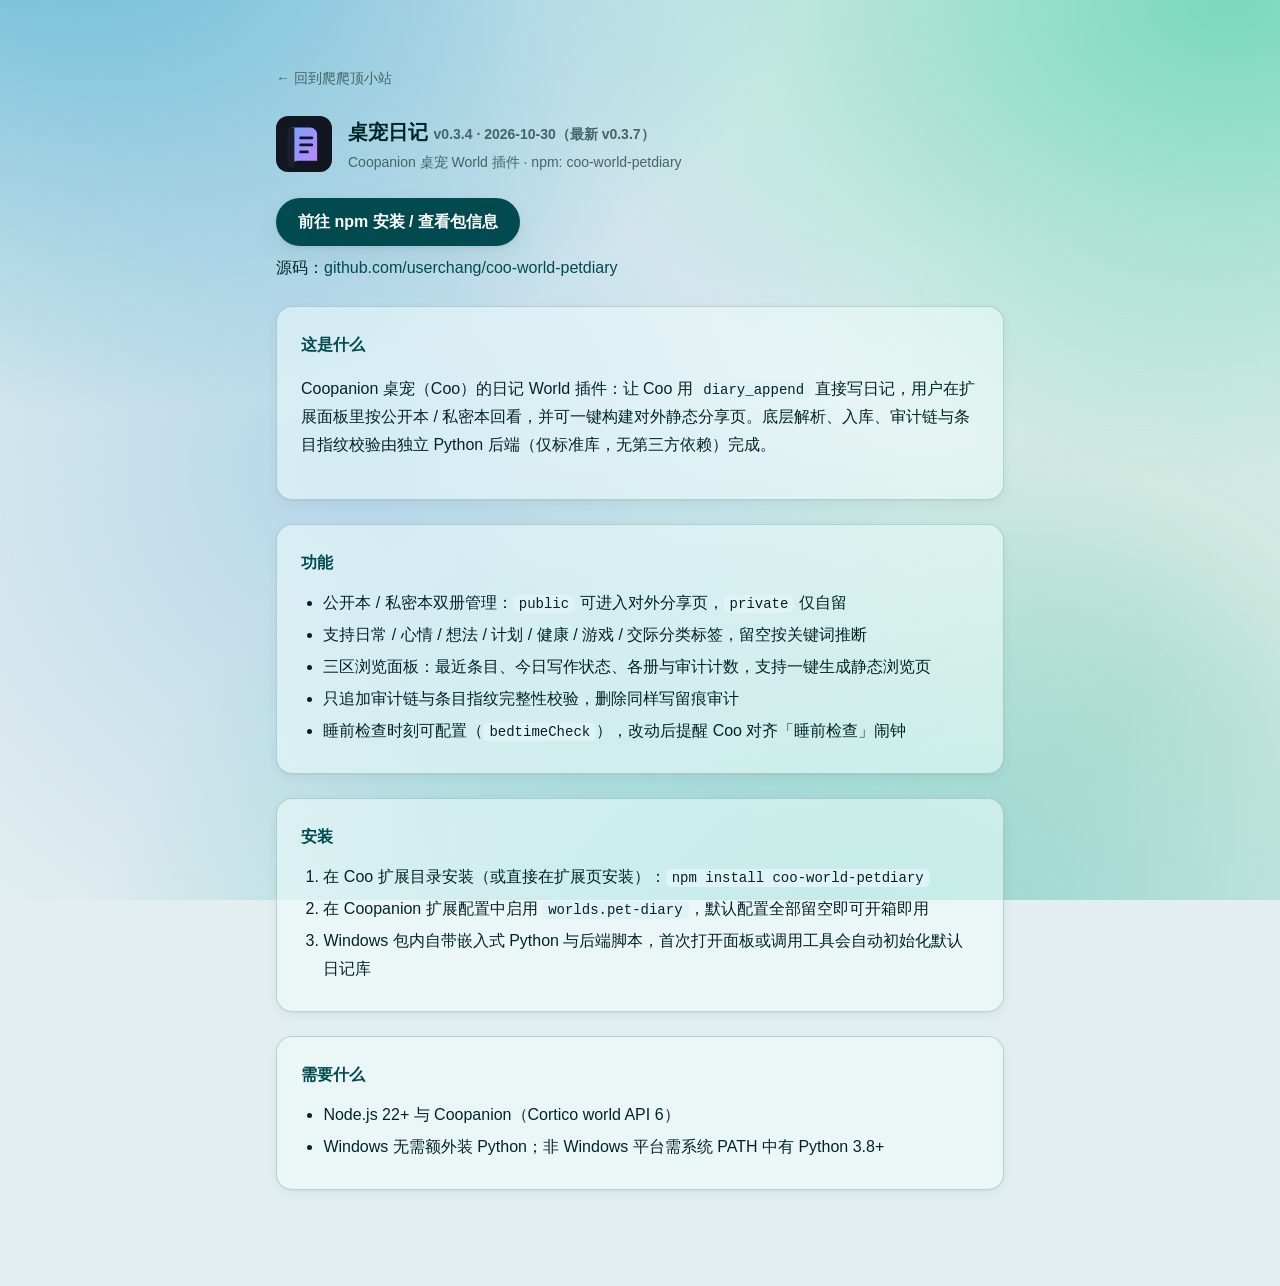
<file: plugins/coo-world-petdiary/index.html>
<!DOCTYPE html>
<html lang="zh-CN">
<head>
<meta charset="UTF-8">
<meta name="viewport" content="width=device-width, initial-scale=1">
<title>桌宠日记 · 爬爬顶小站</title>
<meta name="description" content="桌宠日记 —— Coopanion 桌宠的日记 World 插件：公开/私密双日记本、分类、浏览页、审计链与睡前检查闹钟对齐。">
<link rel="stylesheet" href="../../assets/css/style.css">
<style>
  .plugin-page { max-width: 760px; margin: 0 auto; padding: var(--s8) var(--s4) var(--s9); }
  .plugin-head { display: flex; align-items: center; gap: var(--s4); margin-bottom: var(--s5); }
  .plugin-head img { width: 56px; height: 56px; }
  .plugin-head h1 { font-family: var(--font-display); font-size: var(--text-lg); margin: 0; }
  .plugin-head .sub { color: var(--ink-3); font-size: var(--text-sm); }
  .dl {
    display: inline-block; padding: 10px 22px; border-radius: 999px;
    background: var(--accent-deep); color: #fff; font-weight: 600;
    box-shadow: var(--elev-2); transition: transform .2s var(--ease), box-shadow .2s var(--ease);
  }
  .dl:hover { transform: translateY(-2px); box-shadow: var(--elev-3); }
  .plugin-page section { background: var(--surface); border: 1px solid var(--line); border-radius: 16px;
    padding: var(--s5); margin-top: var(--s5); box-shadow: var(--elev-1); }
  .plugin-page h2 { font-size: 1rem; margin: 0 0 var(--s3); color: var(--accent-deep); }
  .plugin-page ul, .plugin-page ol { margin: 0; padding-left: 1.4em; }
  .plugin-page li { margin-bottom: var(--s1); }
  .plugin-page code { background: oklch(95% 0.02 200); border-radius: 6px; padding: 1px 6px;
    font-size: var(--text-sm); }
  .back { display: inline-block; margin-bottom: var(--s5); color: var(--ink-3); font-size: var(--text-sm); }
  .back:hover { color: var(--accent-deep); }
</style>
</head>
<body>
<main class="plugin-page">
  <a class="back" href="/">← 回到爬爬顶小站</a>

  <div class="plugin-head">
    <img src="icon.svg" alt="桌宠日记图标">
    <div>
      <h1>桌宠日记 <span class="sub">v0.3.4 · 2026-10-30（最新 v0.3.7）</span></h1>
      <div class="sub">Coopanion 桌宠 World 插件 · npm: coo-world-petdiary</div>
    </div>
  </div>

  <a class="dl" href="https://www.npmjs.com/package/coo-world-petdiary" target="_blank" rel="noopener">前往 npm 安装 / 查看包信息</a>
  <p class="sub" style="margin-top:var(--s2)">源码：<a href="https://github.com/userchang/coo-world-petdiary" target="_blank" rel="noopener" style="color:var(--accent-deep)">github.com/userchang/coo-world-petdiary</a></p>

  <section>
    <h2>这是什么</h2>
    <p>Coopanion 桌宠（Coo）的日记 World 插件：让 Coo 用 <code>diary_append</code> 直接写日记，用户在扩展面板里按公开本 / 私密本回看，并可一键构建对外静态分享页。底层解析、入库、审计链与条目指纹校验由独立 Python 后端（仅标准库，无第三方依赖）完成。</p>
  </section>

  <section>
    <h2>功能</h2>
    <ul>
      <li>公开本 / 私密本双册管理：<code>public</code> 可进入对外分享页，<code>private</code> 仅自留</li>
      <li>支持日常 / 心情 / 想法 / 计划 / 健康 / 游戏 / 交际分类标签，留空按关键词推断</li>
      <li>三区浏览面板：最近条目、今日写作状态、各册与审计计数，支持一键生成静态浏览页</li>
      <li>只追加审计链与条目指纹完整性校验，删除同样写留痕审计</li>
      <li>睡前检查时刻可配置（<code>bedtimeCheck</code>），改动后提醒 Coo 对齐「睡前检查」闹钟</li>
    </ul>
  </section>

  <section>
    <h2>安装</h2>
    <ol>
      <li>在 Coo 扩展目录安装（或直接在扩展页安装）：<code>npm install coo-world-petdiary</code></li>
      <li>在 Coopanion 扩展配置中启用 <code>worlds.pet-diary</code>，默认配置全部留空即可开箱即用</li>
      <li>Windows 包内自带嵌入式 Python 与后端脚本，首次打开面板或调用工具会自动初始化默认日记库</li>
    </ol>
  </section>

  <section>
    <h2>需要什么</h2>
    <ul>
      <li>Node.js 22+ 与 Coopanion（Cortico world API 6）</li>
      <li>Windows 无需额外装 Python；非 Windows 平台需系统 PATH 中有 Python 3.8+</li>
    </ul>
  </section>
</main>
</body>
</html>
</file>
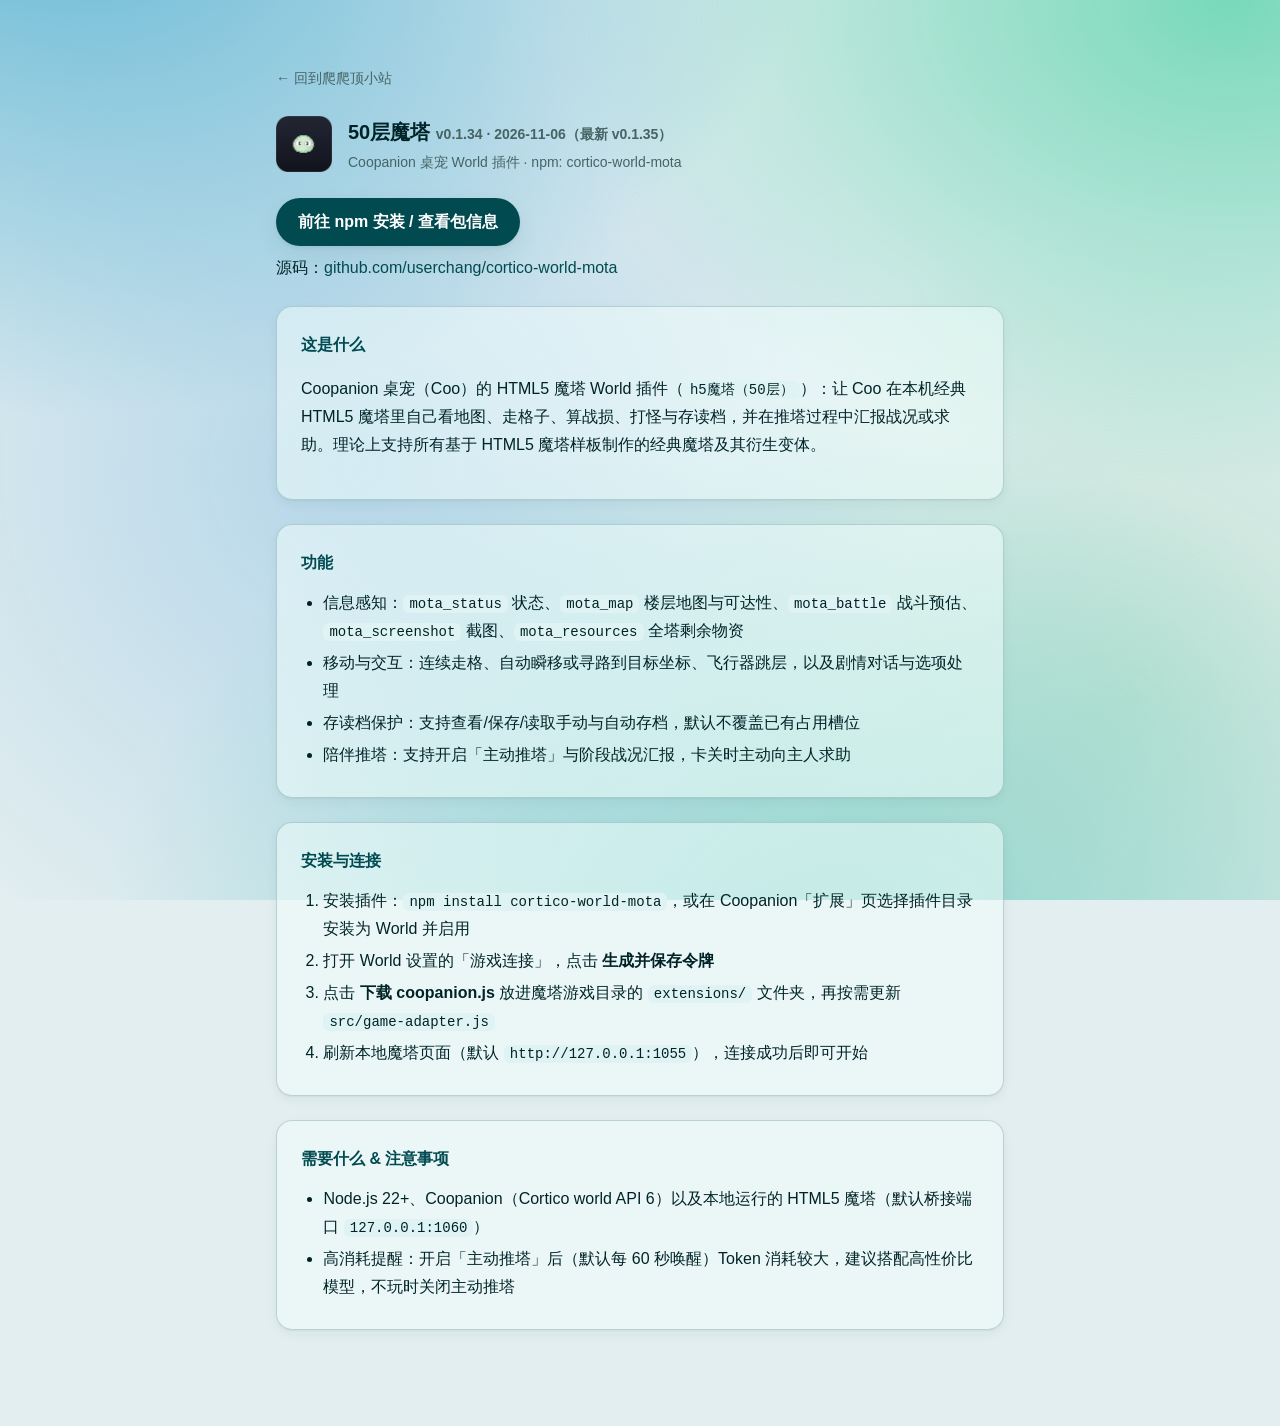
<file: plugins/cortico-world-mota/index.html>
<!DOCTYPE html>
<html lang="zh-CN">
<head>
<meta charset="UTF-8">
<meta name="viewport" content="width=device-width, initial-scale=1">
<title>50层魔塔 · 爬爬顶小站</title>
<meta name="description" content="50层魔塔 —— Coopanion 桌宠的 HTML5 魔塔 World 插件：让桌宠自主游玩经典 50 层魔塔并汇报战况。">
<link rel="stylesheet" href="../../assets/css/style.css">
<style>
  .plugin-page { max-width: 760px; margin: 0 auto; padding: var(--s8) var(--s4) var(--s9); }
  .plugin-head { display: flex; align-items: center; gap: var(--s4); margin-bottom: var(--s5); }
  .plugin-head img { width: 56px; height: 56px; }
  .plugin-head h1 { font-family: var(--font-display); font-size: var(--text-lg); margin: 0; }
  .plugin-head .sub { color: var(--ink-3); font-size: var(--text-sm); }
  .dl {
    display: inline-block; padding: 10px 22px; border-radius: 999px;
    background: var(--accent-deep); color: #fff; font-weight: 600;
    box-shadow: var(--elev-2); transition: transform .2s var(--ease), box-shadow .2s var(--ease);
  }
  .dl:hover { transform: translateY(-2px); box-shadow: var(--elev-3); }
  .plugin-page section { background: var(--surface); border: 1px solid var(--line); border-radius: 16px;
    padding: var(--s5); margin-top: var(--s5); box-shadow: var(--elev-1); }
  .plugin-page h2 { font-size: 1rem; margin: 0 0 var(--s3); color: var(--accent-deep); }
  .plugin-page ul, .plugin-page ol { margin: 0; padding-left: 1.4em; }
  .plugin-page li { margin-bottom: var(--s1); }
  .plugin-page code { background: oklch(95% 0.02 200); border-radius: 6px; padding: 1px 6px;
    font-size: var(--text-sm); }
  .back { display: inline-block; margin-bottom: var(--s5); color: var(--ink-3); font-size: var(--text-sm); }
  .back:hover { color: var(--accent-deep); }
</style>
</head>
<body>
<main class="plugin-page">
  <a class="back" href="/">← 回到爬爬顶小站</a>

  <div class="plugin-head">
    <img src="icon.png" alt="50层魔塔图标">
    <div>
      <h1>50层魔塔 <span class="sub">v0.1.34 · 2026-11-06（最新 v0.1.35）</span></h1>
      <div class="sub">Coopanion 桌宠 World 插件 · npm: cortico-world-mota</div>
    </div>
  </div>

  <a class="dl" href="https://www.npmjs.com/package/cortico-world-mota" target="_blank" rel="noopener">前往 npm 安装 / 查看包信息</a>
  <p class="sub" style="margin-top:var(--s2)">源码：<a href="https://github.com/userchang/cortico-world-mota" target="_blank" rel="noopener" style="color:var(--accent-deep)">github.com/userchang/cortico-world-mota</a></p>

  <section>
    <h2>这是什么</h2>
    <p>Coopanion 桌宠（Coo）的 HTML5 魔塔 World 插件（<code>h5魔塔（50层）</code>）：让 Coo 在本机经典 HTML5 魔塔里自己看地图、走格子、算战损、打怪与存读档，并在推塔过程中汇报战况或求助。理论上支持所有基于 HTML5 魔塔样板制作的经典魔塔及其衍生变体。</p>
  </section>

  <section>
    <h2>功能</h2>
    <ul>
      <li>信息感知：<code>mota_status</code> 状态、<code>mota_map</code> 楼层地图与可达性、<code>mota_battle</code> 战斗预估、<code>mota_screenshot</code> 截图、<code>mota_resources</code> 全塔剩余物资</li>
      <li>移动与交互：连续走格、自动瞬移或寻路到目标坐标、飞行器跳层，以及剧情对话与选项处理</li>
      <li>存读档保护：支持查看/保存/读取手动与自动存档，默认不覆盖已有占用槽位</li>
      <li>陪伴推塔：支持开启「主动推塔」与阶段战况汇报，卡关时主动向主人求助</li>
    </ul>
  </section>

  <section>
    <h2>安装与连接</h2>
    <ol>
      <li>安装插件：<code>npm install cortico-world-mota</code>，或在 Coopanion「扩展」页选择插件目录安装为 World 并启用</li>
      <li>打开 World 设置的「游戏连接」，点击 <strong>生成并保存令牌</strong></li>
      <li>点击 <strong>下载 coopanion.js</strong> 放进魔塔游戏目录的 <code>extensions/</code> 文件夹，再按需更新 <code>src/game-adapter.js</code></li>
      <li>刷新本地魔塔页面（默认 <code>http://127.0.0.1:1055</code>），连接成功后即可开始</li>
    </ol>
  </section>

  <section>
    <h2>需要什么 &amp; 注意事项</h2>
    <ul>
      <li>Node.js 22+、Coopanion（Cortico world API 6）以及本地运行的 HTML5 魔塔（默认桥接端口 <code>127.0.0.1:1060</code>）</li>
      <li>高消耗提醒：开启「主动推塔」后（默认每 60 秒唤醒）Token 消耗较大，建议搭配高性价比模型，不玩时关闭主动推塔</li>
    </ul>
  </section>
</main>
</body>
</html>
</file>
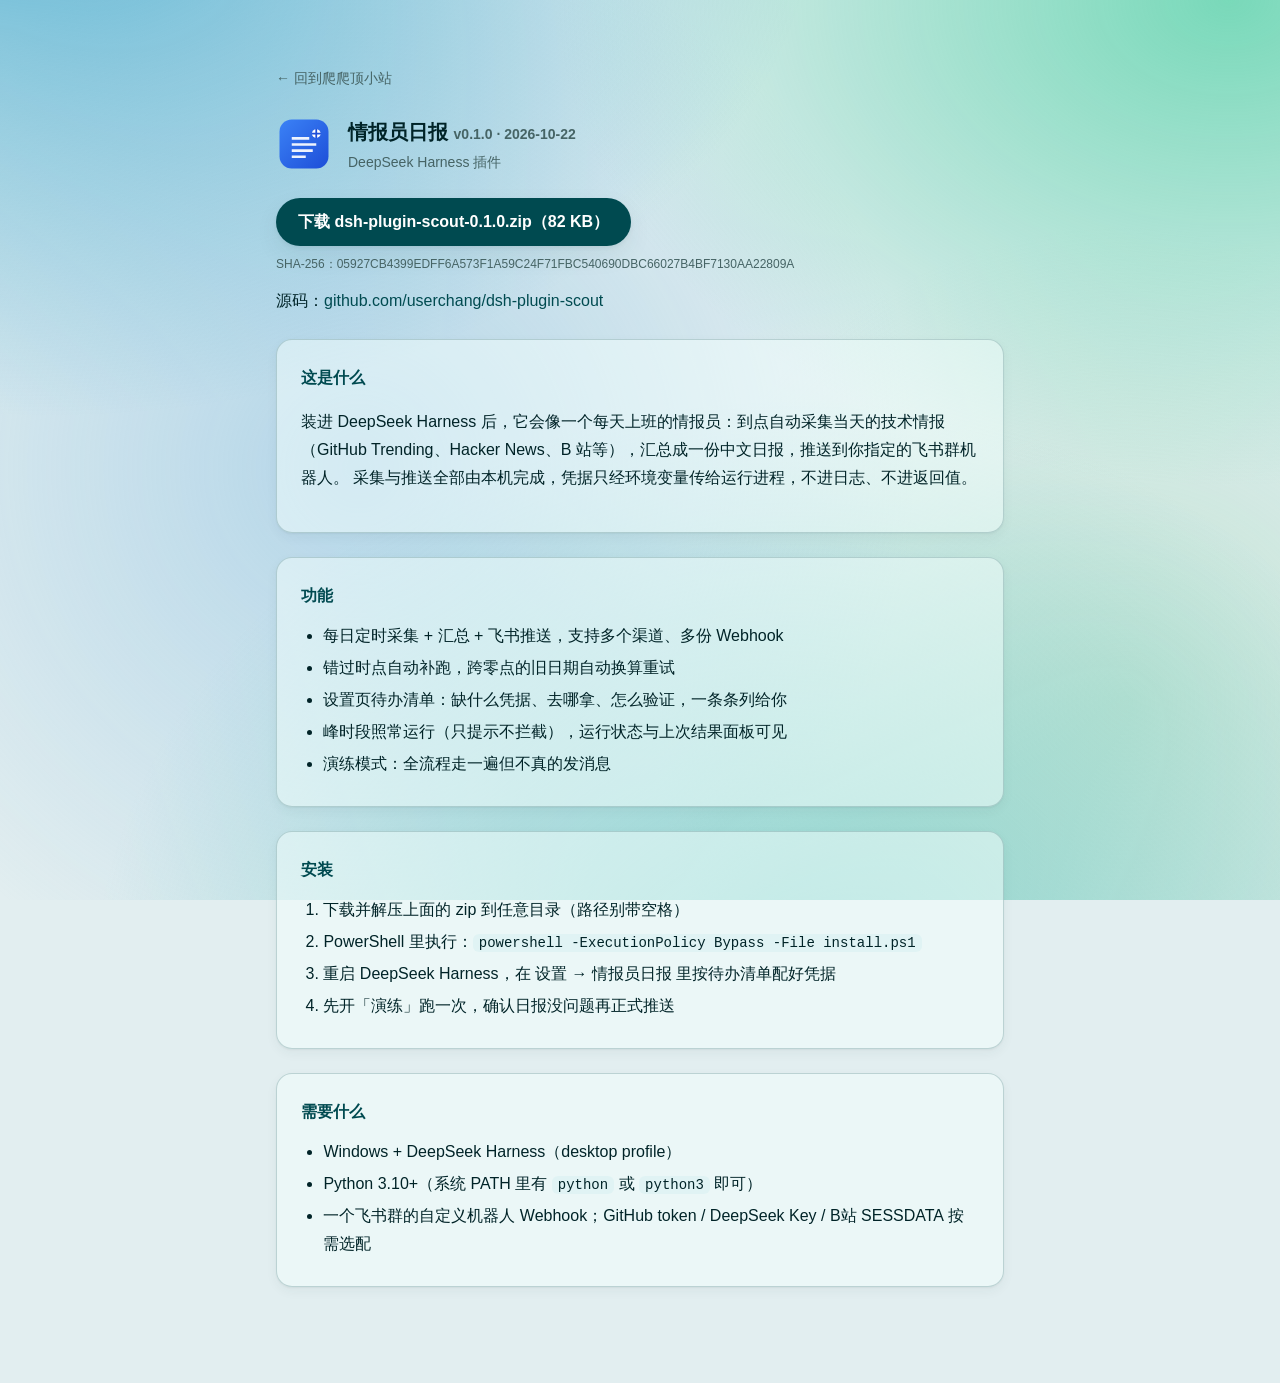
<file: plugins/dsh-plugin-scout/index.html>
<!DOCTYPE html>
<html lang="zh-CN">
<head>
<meta charset="UTF-8">
<meta name="viewport" content="width=device-width, initial-scale=1">
<title>情报员日报 · 爬爬顶小站</title>
<meta name="description" content="情报员日报 —— DeepSeek Harness 插件：定时采集技术情报，汇总成日报推送到飞书。">
<link rel="stylesheet" href="../../assets/css/style.css">
<style>
  .plugin-page { max-width: 760px; margin: 0 auto; padding: var(--s8) var(--s4) var(--s9); }
  .plugin-head { display: flex; align-items: center; gap: var(--s4); margin-bottom: var(--s5); }
  .plugin-head img { width: 56px; height: 56px; }
  .plugin-head h1 { font-family: var(--font-display); font-size: var(--text-lg); margin: 0; }
  .plugin-head .sub { color: var(--ink-3); font-size: var(--text-sm); }
  .dl {
    display: inline-block; padding: 10px 22px; border-radius: 999px;
    background: var(--accent-deep); color: #fff; font-weight: 600;
    box-shadow: var(--elev-2); transition: transform .2s var(--ease), box-shadow .2s var(--ease);
  }
  .dl:hover { transform: translateY(-2px); box-shadow: var(--elev-3); }
  .sha { font-size: var(--text-xs); color: var(--ink-3); word-break: break-all; margin-top: var(--s2); }
  .plugin-page section { background: var(--surface); border: 1px solid var(--line); border-radius: 16px;
    padding: var(--s5); margin-top: var(--s5); box-shadow: var(--elev-1); }
  .plugin-page h2 { font-size: 1rem; margin: 0 0 var(--s3); color: var(--accent-deep); }
  .plugin-page ul, .plugin-page ol { margin: 0; padding-left: 1.4em; }
  .plugin-page li { margin-bottom: var(--s1); }
  .plugin-page code { background: oklch(95% 0.02 200); border-radius: 6px; padding: 1px 6px;
    font-size: var(--text-sm); }
  .back { display: inline-block; margin-bottom: var(--s5); color: var(--ink-3); font-size: var(--text-sm); }
  .back:hover { color: var(--accent-deep); }
</style>
</head>
<body>
<main class="plugin-page">
  <a class="back" href="/">← 回到爬爬顶小站</a>

  <div class="plugin-head">
    <img src="icon.svg" alt="情报员图标">
    <div>
      <h1>情报员日报 <span class="sub">v0.1.0 · 2026-10-22</span></h1>
      <div class="sub">DeepSeek Harness 插件</div>
    </div>
  </div>

  <a class="dl" href="dsh-plugin-scout-0.1.0.zip" download>下载 dsh-plugin-scout-0.1.0.zip（82 KB）</a>
  <p class="sha">SHA-256：05927CB4399EDFF6A573F1A59C24F71FBC540690DBC66027B4BF7130AA22809A</p>
  <p class="sub" style="margin-top:var(--s2)">源码：<a href="https://github.com/userchang/dsh-plugin-scout" target="_blank" rel="noopener" style="color:var(--accent-deep)">github.com/userchang/dsh-plugin-scout</a></p>

  <section>
    <h2>这是什么</h2>
    <p>装进 DeepSeek Harness 后，它会像一个每天上班的情报员：到点自动采集当天的技术情报
      （GitHub Trending、Hacker News、B 站等），汇总成一份中文日报，推送到你指定的飞书群机器人。
      采集与推送全部由本机完成，凭据只经环境变量传给运行进程，不进日志、不进返回值。</p>
  </section>

  <section>
    <h2>功能</h2>
    <ul>
      <li>每日定时采集 + 汇总 + 飞书推送，支持多个渠道、多份 Webhook</li>
      <li>错过时点自动补跑，跨零点的旧日期自动换算重试</li>
      <li>设置页待办清单：缺什么凭据、去哪拿、怎么验证，一条条列给你</li>
      <li>峰时段照常运行（只提示不拦截），运行状态与上次结果面板可见</li>
      <li>演练模式：全流程走一遍但不真的发消息</li>
    </ul>
  </section>

  <section>
    <h2>安装</h2>
    <ol>
      <li>下载并解压上面的 zip 到任意目录（路径别带空格）</li>
      <li>PowerShell 里执行：<code>powershell -ExecutionPolicy Bypass -File install.ps1</code></li>
      <li>重启 DeepSeek Harness，在 设置 → 情报员日报 里按待办清单配好凭据</li>
      <li>先开「演练」跑一次，确认日报没问题再正式推送</li>
    </ol>
  </section>

  <section>
    <h2>需要什么</h2>
    <ul>
      <li>Windows + DeepSeek Harness（desktop profile）</li>
      <li>Python 3.10+（系统 PATH 里有 <code>python</code> 或 <code>python3</code> 即可）</li>
      <li>一个飞书群的自定义机器人 Webhook；GitHub token / DeepSeek Key / B站 SESSDATA 按需选配</li>
    </ul>
  </section>
</main>
</body>
</html>
</file>
<file: assets/css/style.css>
/* ============================================
   爬爬顶小站 — 卡片式 / 分层动效
   背景（蓝绿晕染）为锁定资产，勿改
   ============================================ */

:root {
  --ink: oklch(23% 0.045 205);
  --ink-2: oklch(38% 0.04 200);
  --ink-3: oklch(48% 0.035 198);
  --accent: oklch(50% 0.11 192);
  --accent-deep: oklch(36% 0.09 200);
  --line: oklch(56% 0.05 200 / 0.3);
  --line-2: oklch(42% 0.05 200 / 0.5);
  --surface: oklch(99% 0.012 195 / 0.5);
  --surface-solid: oklch(99% 0.012 195 / 0.72);

  /* 三级高度：卡片浮起来的层次 */
  --elev-1: 0 1px 2px oklch(35% 0.04 200 / 0.06), 0 4px 12px oklch(35% 0.04 200 / 0.05);
  --elev-2: 0 2px 4px oklch(35% 0.04 200 / 0.07), 0 10px 24px oklch(35% 0.04 200 / 0.07);
  --elev-3: 0 4px 8px oklch(35% 0.04 200 / 0.08), 0 22px 48px oklch(35% 0.04 200 / 0.11);

  --text-xs: 0.75rem;
  --text-sm: 0.875rem;
  --text-base: 1rem;
  --text-lg: 1.25rem;
  --display: clamp(3.25rem, 1.5rem + 8.5vw, 6.5rem);

  --s1: 4px;
  --s2: 8px;
  --s3: 12px;
  --s4: 16px;
  --s5: 24px;
  --s6: 32px;
  --s7: 48px;
  --s8: 64px;
  --s9: 96px;
  --s10: 128px;

  --font-body: -apple-system, BlinkMacSystemFont, "Segoe UI", "PingFang SC",
    "Hiragino Sans GB", "Microsoft YaHei", "Source Han Sans SC", sans-serif;
  /* 圆体一路：轻松、手作感，不用行楷/隶书这类正经书法体 */
  --font-display: "YouYuan", "幼圆", "Yuanti SC", "圆体-简", "Yuppy SC",
    "Hiragino Maru Gothic ProN", "PingFang SC", "Microsoft YaHei", sans-serif;

  --wrap: 1160px;
  --ease: cubic-bezier(0.25, 1, 0.5, 1);
}

* { box-sizing: border-box; }

html { scroll-behavior: smooth; }

body {
  margin: 0;
  color: var(--ink);
  font-family: var(--font-body);
  font-size: var(--text-base);
  line-height: 1.75;
  font-kerning: normal;
  -webkit-font-smoothing: antialiased;

  /* 锁定：蓝绿晕染的底色 */
  background-color: #E2EEF0;
}

/* 锁定：蓝绿晕染渐变层
   放独立 fixed 合成层，而不是 body 的 background-attachment: fixed
   —— 后者每次重绘都要重算整屏渐变，是切换动画卡顿的主因 */
body::before {
  content: "";
  position: fixed;
  inset: 0;
  z-index: -1;
  pointer-events: none;
  background-image:
    radial-gradient(1200px 820px at 4% -12%, rgba(40, 158, 200, 0.68), transparent 64%),
    radial-gradient(1050px 760px at 96% 0%, rgba(56, 204, 152, 0.62), transparent 64%),
    radial-gradient(1100px 950px at 62% 112%, rgba(96, 198, 190, 0.66), transparent 64%),
    radial-gradient(820px 820px at 28% 52%, rgba(126, 186, 224, 0.46), transparent 68%),
    radial-gradient(700px 700px at 88% 78%, rgba(150, 214, 176, 0.42), transparent 68%);
  background-repeat: no-repeat;
}

a { color: inherit; text-decoration: none; }

:focus-visible {
  outline: 2px solid var(--accent-deep);
  outline-offset: 4px;
  border-radius: 4px;
}

.wrap {
  max-width: var(--wrap);
  margin: 0 auto;
  padding: 0 var(--s6);
}

.skip { position: absolute; left: -9999px; }
.skip:focus {
  left: var(--s5);
  top: var(--s4);
  z-index: 20;
  padding: var(--s2) var(--s4);
  border: 1px solid var(--line-2);
  border-radius: var(--s3);
  background: var(--surface-solid);
}

/* ---------- 顶栏 ---------- */
.nav {
  position: sticky;
  top: 0;
  z-index: 10;
  /* 不用 backdrop-filter：它是逐帧重算的模糊，切换时最拖帧
     改成更实的半透明色，视觉几乎一样 */
  background: oklch(99% 0.012 195 / 0.84);
  border-bottom: 1px solid var(--line);
}
.nav-inner {
  display: flex;
  align-items: center;
  gap: var(--s5);
  height: var(--s8);
}
.brand {
  font-family: var(--font-display);
  font-size: 1.1875rem;
  letter-spacing: .06em;
}
.nav-back {
  margin-left: auto;
  font-size: var(--text-sm);
  letter-spacing: .14em;
  color: var(--ink-3);
  transition: color .25s var(--ease);
}
.nav-back:hover { color: var(--accent-deep); }

/* ---------- 聚焦首屏：域名 + 一座可以点的山 ---------- */
/* 切换期间浮起来的那一层：脱离文档流，好让另一层立刻就位，
   两层交叉淡化，中间没有布局突变 */
main { position: relative; }
.peak.floating,
.deck.floating {
  position: absolute;
  top: 0;
  left: 0;
  right: 0;
  pointer-events: none;
}

/* display:grid 会盖掉 [hidden] 的 display:none，必须显式补一条 */
.peak[hidden] { display: none; }
.peak {
  display: grid;
  place-items: center;
  min-height: calc(100vh - var(--s8));
  padding: var(--s8) 0 var(--s9);
  transition: opacity .32s var(--ease);
}
.peak.leaving { opacity: 0; }
.peak .wrap { text-align: center; }

.peak-mark {
  font-family: var(--font-display);
  font-size: clamp(2rem, .8rem + 5vw, 3.75rem);
  font-weight: 400;
  line-height: 1.1;
  letter-spacing: .015em;
  margin: 0 0 var(--s6);
}

.mt { position: relative; max-width: 900px; margin: 0 auto; }
.mt-svg { display: block; width: 100%; height: auto; }
.mt-body { fill: oklch(99% 0.012 195 / 0.3); }
.mt-ridge { stroke: var(--line-2); stroke-width: 1.5; stroke-linejoin: round; }
.mt-line { stroke: var(--line-2); stroke-width: 1.2; stroke-linecap: round; }

.camp {
  position: absolute;
  left: var(--x);
  top: var(--y);
  transform: translate(-50%, -50%);
  display: flex;
  flex-direction: column;
  align-items: center;
  gap: 6px;
  padding: 0;
  border: none;
  background: none;
  color: inherit;
  font: inherit;
  cursor: pointer;
}
.camp .dot {
  width: clamp(40px, 5.4vw, 54px);
  aspect-ratio: 1;
  display: grid;
  place-items: center;
  border: 1px solid var(--line-2);
  border-radius: 50%;
  background: var(--surface-solid);
  color: var(--ink-2);
  box-shadow: var(--elev-1);
  opacity: 0;
  animation: camp-pop .6s var(--ease) forwards;
  transition: border-color .3s var(--ease), color .3s var(--ease),
    background .3s var(--ease), box-shadow .3s var(--ease);
}
.camp .dot svg {
  width: 52%;
  height: 52%;
  transition: transform .3s var(--ease);
}
.camp .label {
  font-size: var(--text-sm);
  letter-spacing: .22em;
  text-indent: .22em;
  color: var(--ink-3);
  opacity: 0;
  animation: fade-in .6s var(--ease) forwards;
  transition: color .3s var(--ease);
}
.camp:nth-of-type(1) .dot { animation-delay: .45s; }
.camp:nth-of-type(2) .dot { animation-delay: .6s; }
.camp:nth-of-type(3) .dot { animation-delay: .75s; }
.camp:nth-of-type(4) .dot { animation-delay: .9s; }
.camp:nth-of-type(1) .label { animation-delay: .57s; }
.camp:nth-of-type(2) .label { animation-delay: .72s; }
.camp:nth-of-type(3) .label { animation-delay: .87s; }
.camp:nth-of-type(4) .label { animation-delay: 1.02s; }

.camp:hover .dot,
.camp:focus-visible .dot {
  border-color: var(--accent);
  color: var(--accent-deep);
  background: oklch(99% 0.012 195 / 0.94);
  box-shadow: var(--elev-2);
}
.camp:hover .dot svg { transform: scale(1.16); }
.camp:hover .label,
.camp:focus-visible .label { color: var(--accent-deep); }

@keyframes camp-pop {
  from { opacity: 0; transform: translateY(10px) scale(.84); }
  to { opacity: 1; transform: translateY(0) scale(1); }
}

.mt-legend { display: none; }

/* 逐层淡入 */
.fade { animation: fade-in .9s var(--ease) both; }
.peak-mark { animation-delay: .1s; }
.mt { animation-delay: .35s; }
@keyframes fade-in { from { opacity: 0; } to { opacity: 1; } }

section { padding: var(--s9) 0; }
.peak { padding: var(--s8) 0 var(--s9); }


/* ---------- 层视图：左边营地栏 + 右边内容 ---------- */
.deck {
  /* 顶部 32px：层内容首屏要尽量多露一些（作品陈列的 2.3 行容器得落在一屏内） */
  padding: var(--s6) 0 var(--s10);
  transition: opacity .42s var(--ease), transform .42s var(--ease);
}
.deck[hidden] { display: none; }
/* 只淡入内容区，左栏的营地不参与（它们正在飞）
   position:relative 是给「正在离场的面板」做定位参照 */
.deck-body {
  position: relative;
  opacity: 0;
  transition: opacity .34s var(--ease) .05s;
}
.deck.in .deck-body { opacity: 1; }

.deck-row {
  display: grid;
  grid-template-columns: 136px minmax(0, 1fr);
  gap: var(--s7);
  align-items: start;
}
.deck-nav {
  position: sticky;
  top: calc(var(--s8) + var(--s6));
  display: flex;
  flex-direction: column;
  gap: var(--s3);
}

/* 营地飞到左栏后的形态：图标 + 文字横排 */
.deck-nav .camp {
  position: static;
  transform: none;
  flex-direction: row;
  gap: var(--s3);
  padding: var(--s2) var(--s3);
  border-radius: var(--s7);
  transition: background .3s var(--ease);
}
.deck-nav .camp .dot { opacity: 1; animation: none; box-shadow: none; }
.deck-nav .camp .label { opacity: 1; animation: none; }
.deck-nav .camp:hover { background: oklch(99% 0.012 195 / 0.38); }
.deck-nav .camp.is-on { background: oklch(99% 0.012 195 / 0.62); }
.deck-nav .camp.is-on .dot {
  border-color: var(--accent);
  color: var(--accent-deep);
  box-shadow: var(--elev-1);
}
.deck-nav .camp.is-on .label { color: var(--ink); }

.panel { position: relative; display: none; padding: var(--s4) 0 0; }   /* 覆盖 section 的 96px 顶距，层内容不必再往下让 */
.panel.is-on { display: block; animation: panel-in .34s var(--ease) both; }
@keyframes panel-in {
  from { opacity: 0; transform: translateY(14px); }
  to { opacity: 1; transform: none; }
}
/* 从左侧营地标签引出的手绘感波浪线：起点落在当前标签上，
   贴着标签中心横向伸向内容区，末端停在第一张卡上方。
   --lead-h 是 JS 量出的标签中心高度，线就落在那个高度上横着过去 */
.panel .lead {
  position: absolute;
  left: calc(var(--s7) * -1 - 8px);
  top: calc(var(--lead-h, 16px) - 13px);
  width: calc(var(--s7) + 68px);
  height: 24px;
  fill: none;
  stroke: var(--accent);
  stroke-width: 1.5;
  stroke-linecap: round;
  opacity: .5;
  pointer-events: none;
  overflow: visible;
}

/* 波浪线末端的小纸飞机，朝右飞向内容。单独一个 svg 而不是画在 .lead 里：
   .lead 是 preserveAspectRatio=none 拉伸的，画进去会被压扁 */
.panel .lead-plane {
  position: absolute;
  left: 64px;                              /* 让开线末端，停在它右前方 */
  top: calc(var(--lead-h, 16px) - 20px);   /* 比线略高一点，不贴着 */
  width: 26px;
  height: 26px;
  transform: rotate(-2deg);                /* 机头只是略微上扬，别太翘 */
  fill: oklch(99% 0.012 195 / 0.55);
  stroke: var(--accent);
  stroke-width: 1.4;
  stroke-linejoin: round;
  stroke-linecap: round;
  opacity: .6;
  pointer-events: none;
}

/* 层与层之间切换：旧面板浮起来淡出，新面板同时淡入，
   不占位所以不会把新内容顶下去 */
.panel.leaving {
  display: block;
  position: absolute;
  left: 0;
  right: 0;
  top: 0;
  pointer-events: none;
  animation: panel-out .3s var(--ease) forwards;
}
@keyframes panel-out {
  from { opacity: 1; transform: none; }
  to { opacity: 0; transform: translateY(-12px); }
}

/* 进过一次层之后，营地不再重播入场动画（否则回首页要等 1s 才亮完） */
.camp.settled .dot,
.camp.settled .label { animation: none; opacity: 1; }

.sr-only {
  position: absolute;
  width: 1px;
  height: 1px;
  overflow: hidden;
  clip-path: inset(50%);
  white-space: nowrap;
}

/* ---------- 控制条 ---------- */
.rail-bar {
  display: flex;
  align-items: center;
  gap: var(--s5);
  flex-wrap: wrap;
  margin-bottom: var(--s5);
}
.chips { display: flex; flex-wrap: wrap; gap: var(--s2); }
.chip {
  min-height: 40px;
  padding: 0 var(--s4);
  font: inherit;
  font-size: var(--text-sm);
  letter-spacing: .1em;
  color: var(--ink-2);
  border: 1px solid var(--line);
  border-radius: var(--s8);
  background: var(--surface);
  cursor: pointer;
  transition: color .25s var(--ease), border-color .25s var(--ease), background .25s var(--ease);
}
.chip:hover { border-color: var(--line-2); color: var(--ink); }
.chip.is-on { background: var(--ink); border-color: var(--ink); color: #F1F7F7; }

/* ---------- 作品：陈列柜（网格，每行 4 个，露出 2.3 行，纵向滚动） ----------
   原本还有一套横向 coverflow 的「轨道模式」，已按需求删除，只留陈列 */
.rail {
  display: grid;
  grid-template-columns: repeat(var(--cols, 4), minmax(0, 1fr));
  gap: var(--s5) var(--s3);
  /* 纵向滚动的陈列柜；横向滚动条彻底关掉 */
  overflow-x: hidden;
  overflow-y: auto;
  overscroll-behavior-y: contain;
  /* 左右各往外借 32px、再垫回 16px 内边距：列宽不变，
     但 hover 放大（≈1.13，每侧多出 ~15px）落在这圈内边距里，
     不会被 overflow 裁出一条生硬的边。借的是 .wrap 自己的留白，不会出血 */
  margin-inline: calc(var(--s6) * -1);
  padding: var(--s5) var(--s4) var(--s5);
  cursor: default;
  scrollbar-width: none;
}
.rail::-webkit-scrollbar { display: none; }

.card {
  display: block;
  perspective: 900px;
}
/* 陈列不做任何形变：这几个变量原本是 coverflow 用 JS 写在 inline style 上的，
   这里用 !important 兜底，确保任何残留都盖得住 */
.rail .card-inner {
  --sc: 1 !important;
  --tx: 0px !important;
  --tz: 0px !important;
  --py: 0deg !important;
  opacity: 1 !important;
}
.rail .card { z-index: auto !important; }
/* 缩略图 3:2、正文回一档字号：行数 2.3 让每行高度更宽裕，卡片不再局促 */
.rail .thumb { aspect-ratio: 3 / 2; }
.rail .card-body { padding: var(--s4); }
.rail .card h3 { font-size: 1.0625rem; margin-bottom: var(--s2); }
.rail .card p {
  font-size: var(--text-sm);
  line-height: 1.6;
  margin-bottom: var(--s2);
  display: -webkit-box;
  -webkit-line-clamp: 2;
  -webkit-box-orient: vertical;
  overflow: hidden;
}
/* 入场按列错落，而不是按第几张 */
.rail .card:nth-child(4n+1) { transition-delay: .04s; }
.rail .card:nth-child(4n+2) { transition-delay: .1s; }
.rail .card:nth-child(4n+3) { transition-delay: .16s; }
.rail .card:nth-child(4n+4) { transition-delay: .22s; }

.card-inner {
  height: 100%;
  border: 1px solid var(--line);
  border-radius: 20px;
  background: var(--surface-solid);
  box-shadow: var(--elev-1);
  transform-style: preserve-3d;
  /* JS 按「离轨道中心多远」写这几个变量：
       --tx  向中心收拢（做出贴近感）
       --tz  沿 Z 轴后退（纵深）
       --py  绕 Y 轴转向，外侧边缘往里翻（coverflow 的翻页感）
       --sc  缩放            --rx/--ry 鼠标倾斜
     顺序：平移（不吃缩放）→ 缩放 → 转向 → 倾斜 */
  transform: translateX(var(--tx, 0px))
             translateY(var(--lift, 0px))
             translateZ(var(--tz, 0px))
             scale(var(--sc, 1))
             rotateY(var(--py, 0deg))
             rotateX(var(--rx, 0deg))
             rotateY(var(--ry, 0deg));
  transition: transform .55s var(--ease), opacity .3s var(--ease),
              box-shadow .55s var(--ease), border-color .4s var(--ease);
}
/* 滚动期间关掉 transform 过渡，否则缩放会慢半拍、不跟手；
   松手 140ms 后恢复，hover 抬升和倾斜的过渡照旧 */
.rail.is-sliding .card-inner { transition: none; }
/* 虚化只加在两侧的卡上（JS 按距离写 inline filter），
   中心卡保持 filter 为空 —— filter 会 flatten 后代的 preserve-3d */
/* 鼠标停在两侧的卡上时恢复清晰和原尺寸，否则淡着没法看。
   必须 !important：--sc 和 opacity 都是 JS 写在 inline style 上的 */
.rail .card:hover .card-inner,
.rail .card:focus-within .card-inner {
  /* 按各自的基准放大一点、拉回 Z 轴、摆正 —— 但不能大到压过中间那张。
     --scb 是 JS 写下的「当前距离对应的基准缩放」，中心卡 1.04 封顶 */
  --sc: min(1.04, calc(var(--scb, 1) * 1.13)) !important;
  --tz: 0px !important;
  --py: 0deg !important;
  opacity: 1 !important;
}
/* 刻意不提 z-index：层级仍由 JS 按距离给，中间那张永远在上面，
   侧卡放大后只是从它后面露出更多，不会盖上去 */
.card:hover .card-inner {
  --lift: -8px;
  box-shadow: var(--elev-3);
  border-color: var(--line-2);
}
.card.tilting .card-inner {
  transition: transform .12s linear, box-shadow .55s var(--ease), border-color .4s var(--ease);
}
.thumb {
  aspect-ratio: 4 / 3;
  display: grid;
  place-items: center;
  overflow: hidden;
  border-radius: 19px 19px 0 0;
  border-bottom: 1px solid var(--line);
  background-image: repeating-linear-gradient(135deg, var(--line) 0 1px, transparent 1px 11px);
  transform: translateZ(8px);
}
.thumb span {
  font-size: var(--text-xs);
  letter-spacing: .18em;
  color: var(--ink-3);
  background: oklch(99% 0.012 195 / 0.85);
  padding: var(--s1) var(--s3);
  border: 1px solid var(--line);
  border-radius: var(--s8);
}

.card-body {
  padding: var(--s5);
  transform: translateZ(16px);
}
.card h3 {
  font-size: var(--text-lg);
  font-weight: 500;
  line-height: 1.4;
  margin: 0 0 var(--s2);
  transition: color .25s var(--ease);
}
.card:hover h3 { color: var(--accent-deep); }
.card p {
  font-size: var(--text-sm);
  line-height: 1.7;
  color: var(--ink-3);
  margin: 0 0 var(--s3);
}
.stamp {
  display: block;
  font-size: var(--text-xs);
  letter-spacing: .18em;
  color: var(--ink-3);
  opacity: .9;
}
.card-sm .card-body p { margin: var(--s2) 0 0; font-size: var(--text-base); color: var(--ink-2); }

.card.hidden { display: none; }

/* 入场：错落浮现（错落用 transition-delay，不用一堆 setTimeout，省掉反复重排） */
.card {
  opacity: 0;
  transform: translateY(30px) scale(.985);
  transition: opacity .6s var(--ease), transform .6s var(--ease);
}
.card.in { opacity: 1; transform: none; }
.rail .card:nth-child(1) { transition-delay: .12s; }
.rail .card:nth-child(2) { transition-delay: .19s; }
.rail .card:nth-child(3) { transition-delay: .26s; }
.rail .card:nth-child(4) { transition-delay: .33s; }
.rail .card:nth-child(5) { transition-delay: .40s; }
.rail .card:nth-child(6) { transition-delay: .47s; }
.grid-sm .card:nth-child(2) { transition-delay: .07s; }
.grid-sm .card:nth-child(3) { transition-delay: .14s; }

.empty {
  margin: var(--s6) 0 0;
  font-size: var(--text-sm);
  letter-spacing: .08em;
  color: var(--ink-3);
}

/* ---------- 在玩 / 找我：小卡片网格 ---------- */
.grid-sm {
  display: grid;
  grid-template-columns: repeat(auto-fit, minmax(230px, 1fr));
  gap: var(--s5);
}
.grid-sm .card { flex: none; }

/* ---------- 痕迹 ---------- */
.trace-list { list-style: none; margin: 0; padding: 0; }
.trace-list li { position: relative; padding: 0 0 var(--s7) var(--s7); }
.trace-list li:last-child { padding-bottom: 0; }
.seed {
  position: absolute;
  left: 0;
  top: 10px;
  width: 12px;
  height: 12px;
  background: var(--accent);
  opacity: .55;
  border-radius: 60% 40% 55% 45% / 50% 60% 40% 50%;
}
.trace-list .year {
  font-size: var(--text-xs);
  letter-spacing: .24em;
  color: var(--ink-3);
  margin-bottom: var(--s1);
}
.trace-list h3 { font-size: var(--text-lg); font-weight: 500; margin: 0 0 var(--s1); }
.trace-list p {
  font-size: var(--text-sm);
  line-height: 1.7;
  color: var(--ink-3);
  margin: 0;
  max-width: 52ch;
}

/* ---------- 我：链接 ---------- */
.links { list-style: none; margin: 0; padding: 0; }
.links li {
  display: flex;
  align-items: baseline;
  gap: var(--s5);
  padding: var(--s4) 0;
  border-top: 1px solid var(--line);
}
.links li:last-child { border-bottom: 1px solid var(--line); }
.links span {
  flex: 0 0 auto;
  min-width: 5em;
  font-size: var(--text-xs);
  letter-spacing: .22em;
  color: var(--ink-3);
}
.links a {
  font-family: var(--font-display);
  font-size: var(--text-lg);
  letter-spacing: .04em;
  transition: color .25s var(--ease);
}
.links a:hover { color: var(--accent-deep); }

/* ---------- 页脚 ---------- */
/* 页脚钉死在视口底：各面板内容高度不一，留在文档流里
   切换标签时它会跟着跳。fixed 之后永远贴底不动 */
footer {
  position: fixed;
  left: 0;
  right: 0;
  bottom: 0;
  z-index: 5;
  border-top: 1px solid var(--line);
  /* 文字偏上：上留白收紧到 8px，下留白 32px（原来的 2 倍），整块贴着视口底 */
  padding: var(--s2) var(--s6) var(--s6);
  /* 文字直接浮在晕染上，不用底色，和现在的视觉一致 */
  pointer-events: none;
}
footer .wrap { pointer-events: auto; }
.foot {
  display: flex;
  justify-content: space-between;
  gap: var(--s4);
  font-size: var(--text-sm);
  letter-spacing: .08em;
  color: var(--ink-3);
}
.foot p { margin: 0; }

/* ---------- 响应式 ---------- */
@media (max-width: 1020px) {
  .deck-row { grid-template-columns: 1fr; gap: var(--s5); }
  .deck-nav {
    position: sticky;
    top: var(--s8);
    flex-direction: row;
    flex-wrap: wrap;
    gap: var(--s2);
    padding: var(--s2) 0;
    background: oklch(99% 0.012 195 / 0.86);
    z-index: 5;
  }
  .deck-nav .camp { padding: var(--s1) var(--s3) var(--s1) var(--s1); }
  .deck-nav .camp .dot { width: 34px; }
  .deck-nav .camp .label { font-size: var(--text-xs); letter-spacing: .12em; text-indent: .12em; }
  /* 窄屏营地栏挪到内容上方横排，波浪线就没有「左侧标签」可引了，直接收掉 */
  .panel .lead,
  .panel .lead-plane { display: none; }
  .rail { --cols: 3; }
}

@media (max-width: 640px) {
  .wrap { padding: 0 var(--s5); }
  .nav-inner { height: 56px; }
  .foot { flex-direction: column; gap: var(--s1); }

  .peak { min-height: 0; padding: var(--s7) 0 var(--s8); }
  .camp .label { display: none; }
  .mt-legend {
    display: flex;
    justify-content: center;
    flex-wrap: wrap;
    gap: var(--s2) var(--s5);
    margin-top: var(--s5);
    font-size: var(--text-sm);
    letter-spacing: .18em;
    color: var(--ink-2);
  }
  .mt-legend button {
    font: inherit;
    font-size: var(--text-sm);
    letter-spacing: .18em;
    color: var(--ink-2);
    border: none;
    background: none;
    cursor: pointer;
    padding: var(--s1) var(--s2);
    transition: color .25s var(--ease);
  }
  .mt-legend button:hover { color: var(--accent-deep); }

  .rail { --cols: 2; }
}

/* ---------- 减少动效 ---------- */
@media (prefers-reduced-motion: reduce) {
  html { scroll-behavior: auto; }
  .fade { animation: none; }
  .camp .dot, .camp .label { opacity: 1; animation: none; }
  .peak, .deck { transition: none; }
  .panel.is-on { animation: none; }
  .panel.leaving { animation: none; }
  .card { opacity: 1; transform: none; transition: none; }
  .card-inner { transition: box-shadow .3s var(--ease), border-color .3s var(--ease); }
  .card:hover .card-inner { --lift: 0px; }
}

/* ---------- 作品卡片详情弹层 ---------- */
.card[data-title] { cursor: pointer; }
.modal { position: fixed; inset: 0; z-index: 60; display: flex; align-items: center; justify-content: center; padding: var(--s5); }
.modal[hidden] { display: none; }
.modal-mask { position: absolute; inset: 0; background: oklch(23% 0.045 205 / 0.45); backdrop-filter: blur(4px); }
.modal-box {
  position: relative; width: min(560px, 92vw); max-height: 84vh; overflow: auto;
  background: var(--surface-solid); border: 1px solid var(--line-2); border-radius: 20px;
  box-shadow: var(--elev-3); padding: var(--s6);
  animation: modal-in .28s var(--ease);
}
@keyframes modal-in {
  from { opacity: 0; transform: translateY(14px) scale(.97); }
  to { opacity: 1; transform: none; }
}
.modal-box .modal-img { width: 72px; height: 72px; display: block; margin-bottom: var(--s3); }
.modal-box h3 { font-family: var(--font-display); font-size: var(--text-lg); margin: 0 0 var(--s2); }
.modal-box > p { margin: 0 0 var(--s4); color: var(--ink-2); }
.modal-x {
  position: absolute; top: 10px; right: 12px; width: 34px; height: 34px;
  border: 1px solid var(--line); border-radius: 999px; background: transparent;
  color: var(--ink-3); font-size: 1.1rem; line-height: 1; cursor: pointer;
}
.modal-x:hover { color: var(--ink); border-color: var(--line-2); }
.modal-links { margin-top: var(--s2); }
@media (prefers-reduced-motion: reduce) { .modal-box { animation: none; } }
</file>
